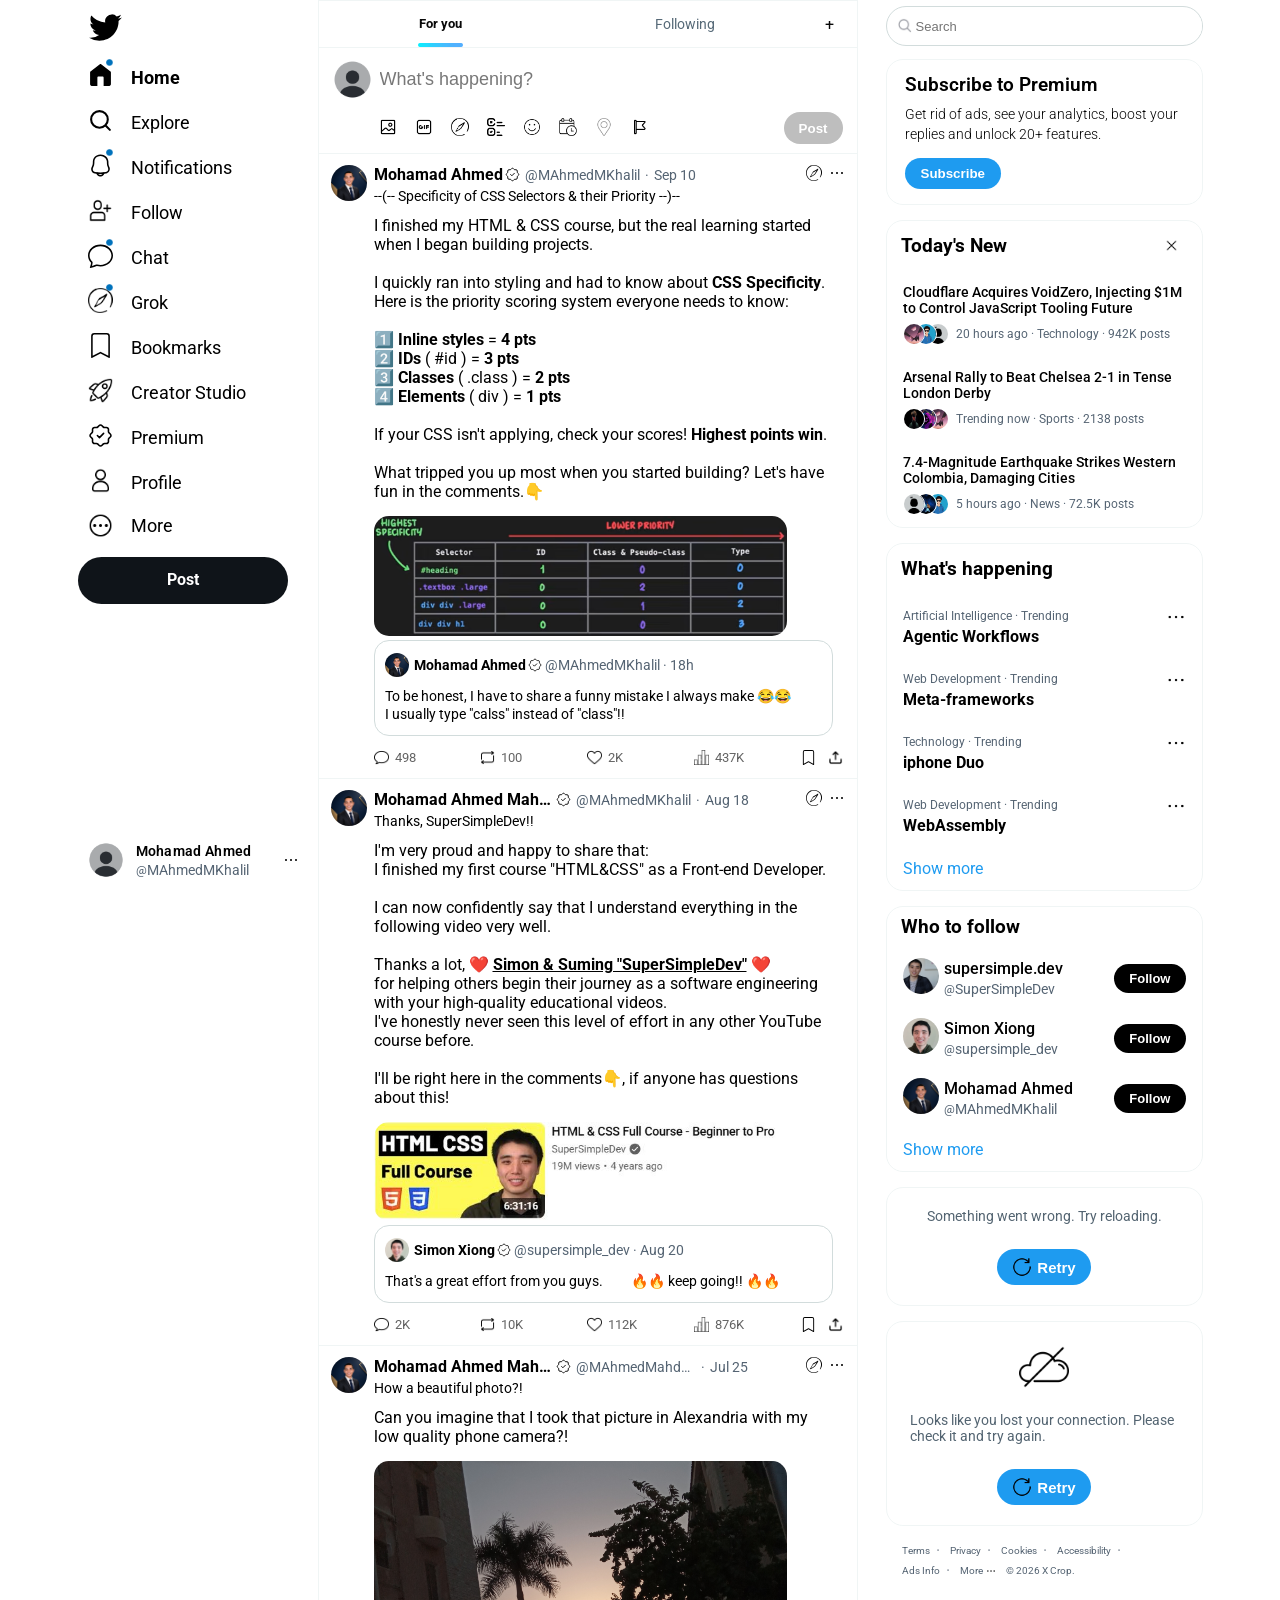
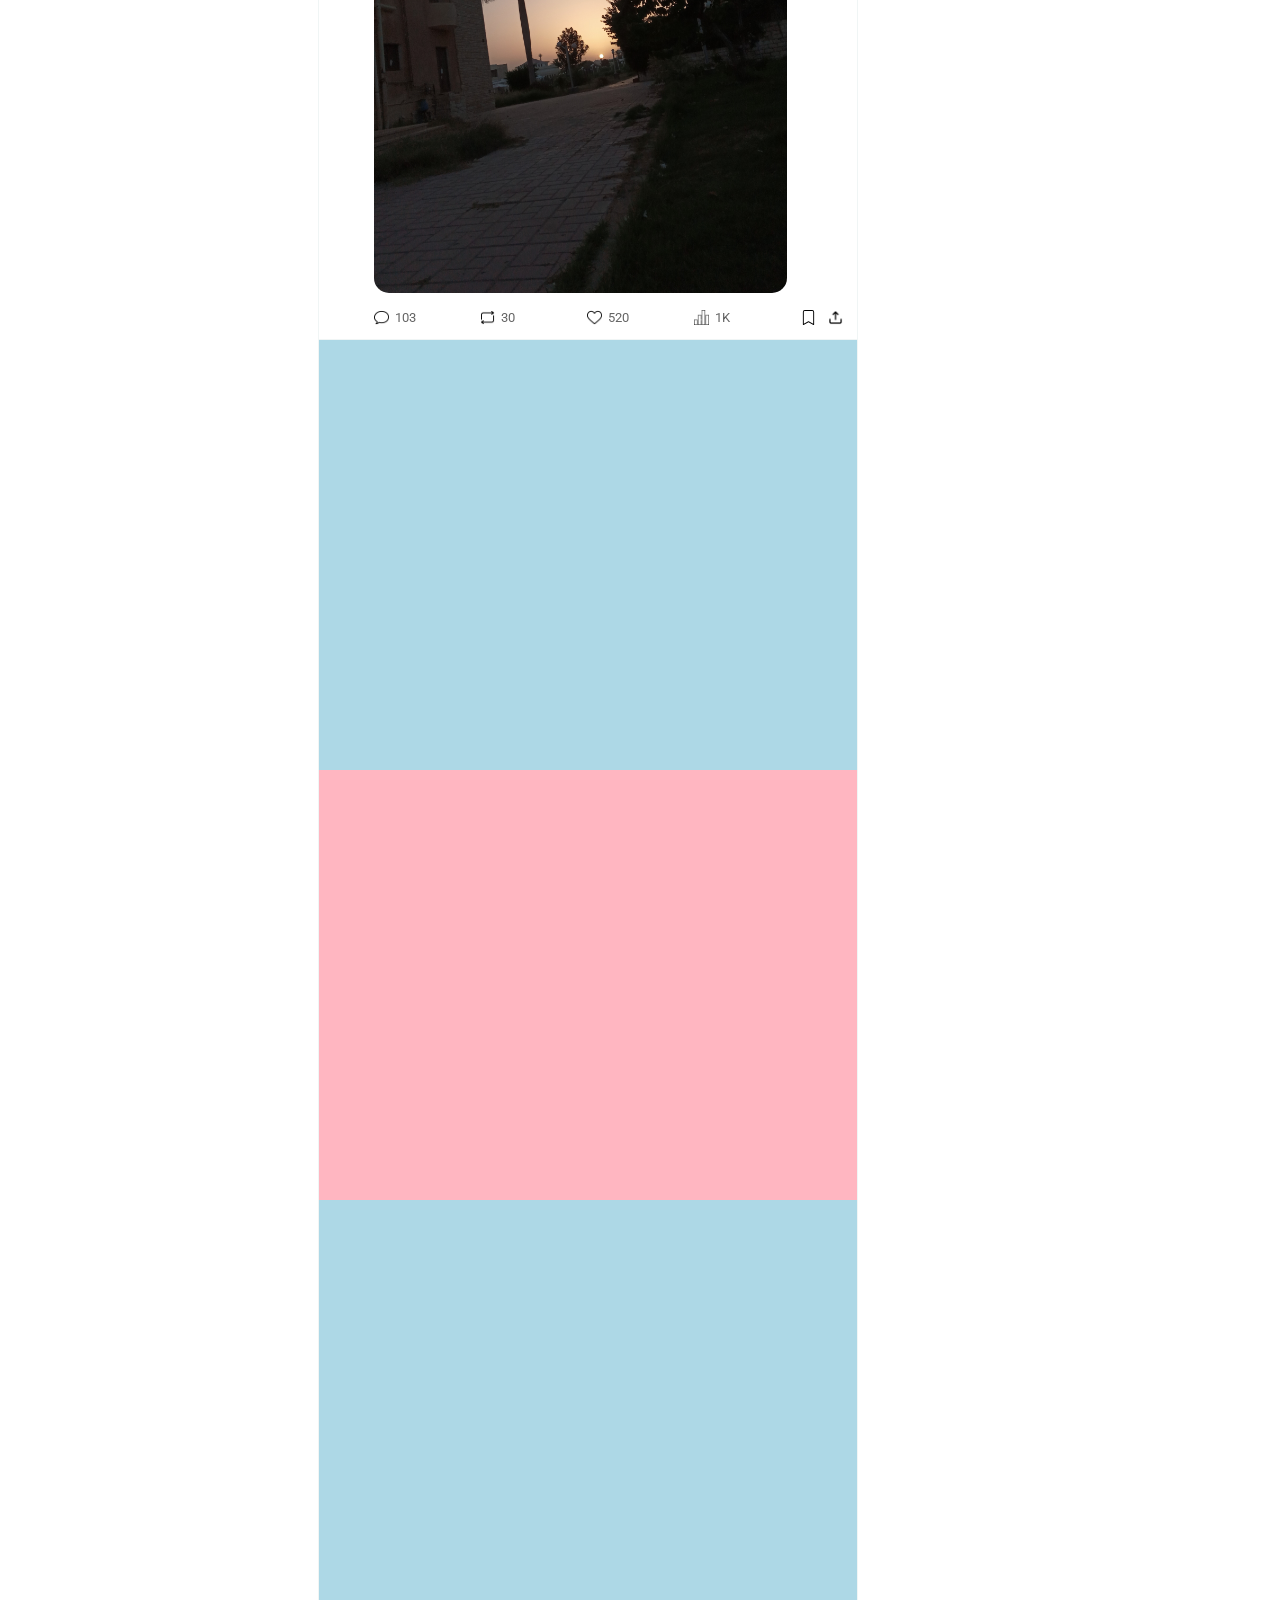
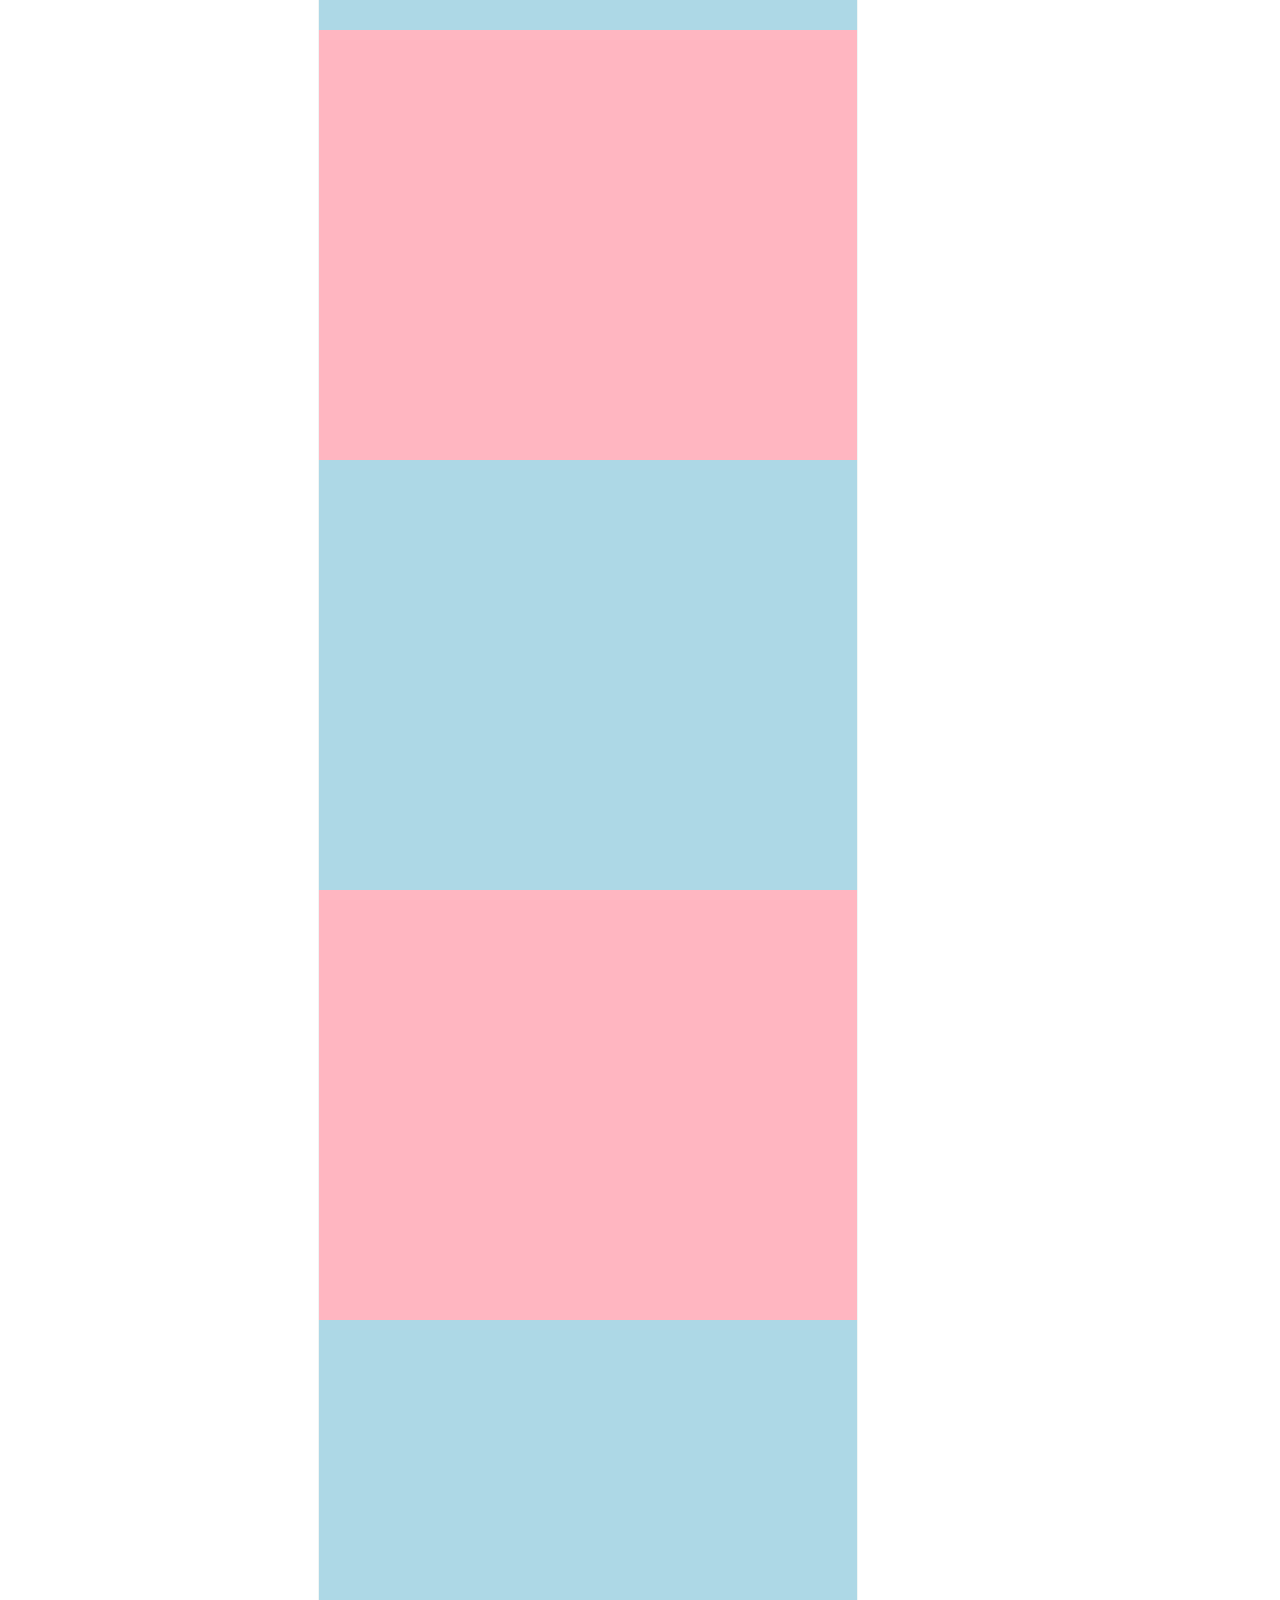
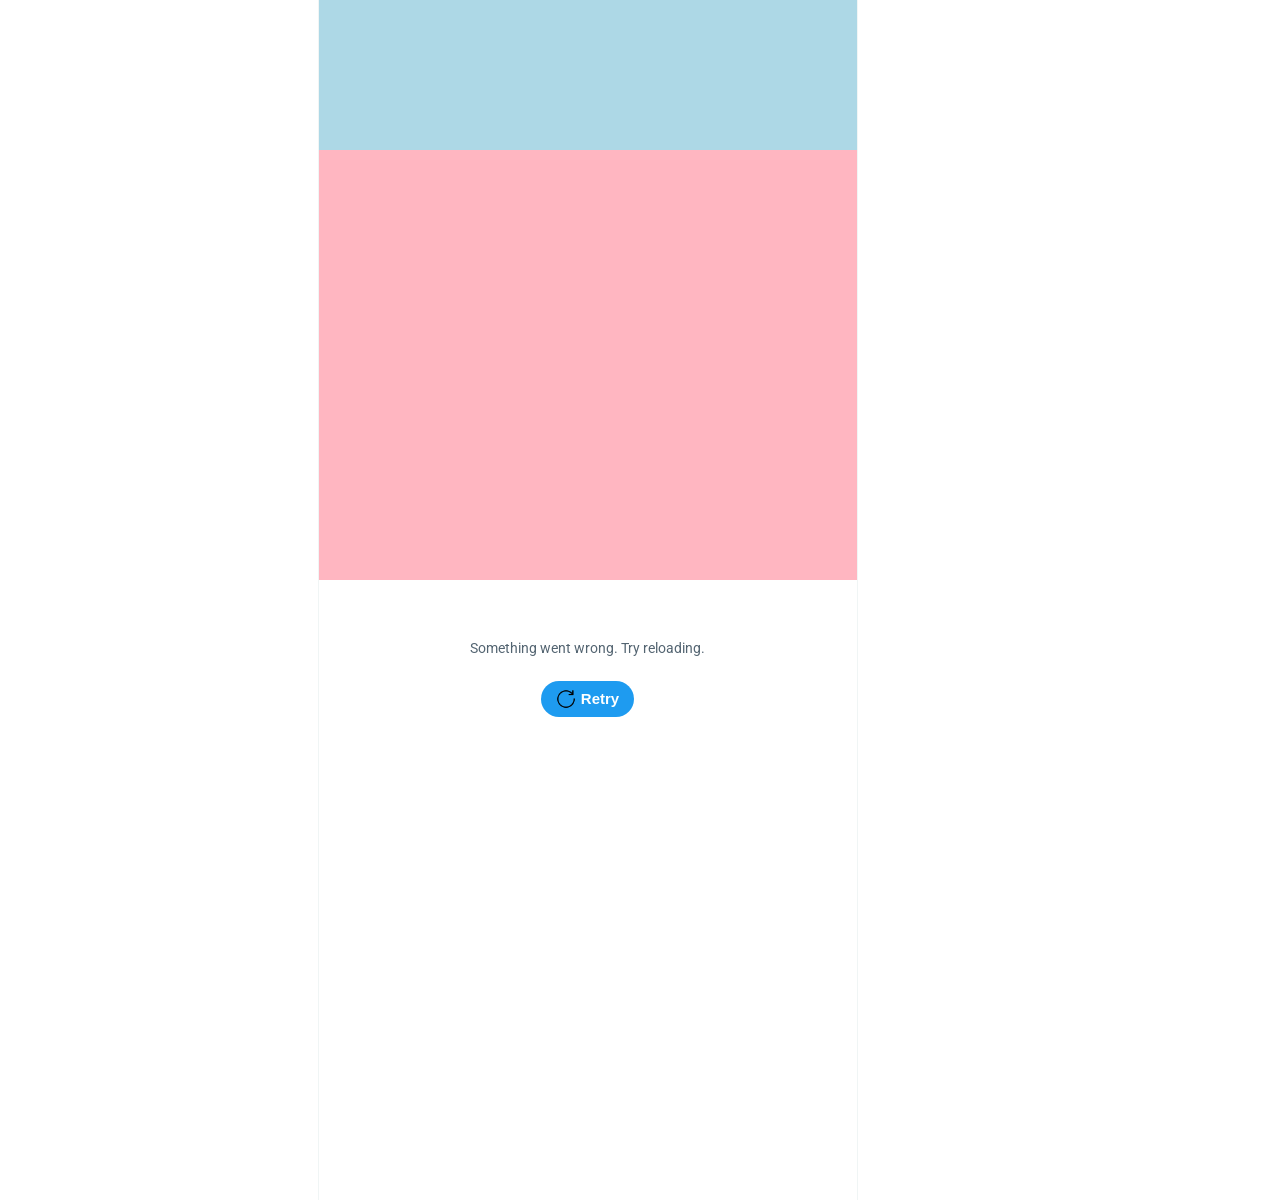
<file: index.html>
<!DOCTYPE html>
<!--       /* New Properties */     ::>   header . links . links . a
    1- display: contents;
                       /* The elements inside the anchor element are normal now. */

    2- color: inherit;
                       /* tells it to take the exact same text color as its parent container. */
-->
<!--       /* New Property */     ::>   header . profile . user-name
       letter-spacing: 0.3px;
                       /* The space between the letter. its default value is 0px. */
-->
<!--       /* New Property */     ::>   header . logo-section . logo-hover-div
       width: fit-content;
                       /* makes an element only as wide as the items inside it */
-->
<!--       /* New Property */     ::>   header . header-profile-section . header-profile-more-options
       visibility: hidden;    visibility: visible;
                       /* the browser acts like it doesn't exist at all */
                       /* the difference between it and opacity-pointerEvents is tab from keyboard when it has a button & ... */
-->
<!--       /* New Property */     ::>   main . user-post . user-post-content . input
       outline: none;
                       /* no outer when click to enter text in an input */
-->
<!--       /* New Property */     ::>   body
       overflow-x: hidden;
                       /* The body is NOT able to scroll horizontally anymore. */
-->
<!--       /* New Property */     ::>   aside . content-container . content-container-relation . additional-resources
       display: inline-flex;
                       /* it equals = display: inline+flex; */
-->
<!--
           /* New Selector */     ::>   main . user-post-content . img . div

       /* General Sibling Combinator                       ' ~ '
                 selects all matching elements
                   that come after a specific element inside the same parent */
       /* Adjacent Sibling Combinator                      ' + '
                 selects only the very next element
                   if it matches, right after the specific element inside the same parent. */
-->
<!--
           /* pseudo-class (focus) (focus-within) */

       /*
          When I click to enter an input means that the user focus here, so I can do:
                1-    .user-post-content input:focus       '  the  input itself  '
                2-    .user-post:focus-within              '    the container    '
       */
-->

<html>
<head>
  <title>X / Twitter.com  Clone</title>

  <link rel="stylesheet" href="styles/Twitter(X)_Project-^general^-.css" />
  <link rel="stylesheet" href="styles/Twitter(X)_Project-^header^-.css" />
  <link rel="stylesheet" href="styles/Twitter(X)_Project-^main^-.css" />
  <link rel="stylesheet" href="styles/Twitter(X)_Project-^sidebar^-.css" />
  <link rel="stylesheet" href="styles/Twitter(X)_Project-^mediaquery^-.css" />

  <link rel="preconnect" href="https://fonts.googleapis.com">
  <link rel="preconnect" href="https://fonts.gstatic.com" crossorigin>
  <link href="https://fonts.googleapis.com/css2?family=Roboto:ital,wght@0,100..900;1,100..900&display=swap" rel="stylesheet">
</head>
<body>

  <header>
    <div class="header">
      <section class="header-links-section">
        <div class="logo-section">
          <div class="logo-hover-div">
            <a href="https://x.com/home" target="_blank">
              <img class="logo-image" src="icons/twitter-logo.svg" alt="Twitter logo" />
            </a>
          </div>
        </div>

        <div class="links-section">
          <div class="link-container">
            <a href="https://x.com/home" target="_blank">
              <div class="link-container-anchor-div">
                <div class="link-container-hover-div">
                  <div class="link-img-div">
                    <img class="header-tooltips" style="opacity: 1;" src="icons/blue-middle-point.png" />
                    <img  class="header-icons" src="icons/home.svg" alt="home icon" />
                  </div>
                  <div class="link-text-div" style="font-weight: bold;">Home</div>
                </div>
              </div>
            </a>
          </div>
          <div class="link-container">
            <a href="https://x.com/explore" target="_blank">
              <div class="link-container-anchor-div">
                <div class="link-container-hover-div">
                  <div class="link-img-div">
                    <img class="header-tooltips" style="opacity: 0;" src="icons/blue-middle-point.png" />
                    <img class="header-icons" src="icons/search.svg" alt="search icon" />
                  </div>
                  <div class="link-text-div">Explore</div>
                </div>
              </div>
            </a>
          </div>
          <div class="link-container">
            <a href="https://x.com/notifications" target="_blank">
              <div class="link-container-anchor-div">
                <div class="link-container-hover-div">
                  <div class="link-img-div">
                    <img class="header-tooltips" style="opacity: 1;" src="icons/blue-middle-point.png" />
                    <img class="header-icons" src="icons/notification-bell.svg" alt="notification icon" />
                  </div>
                  <div class="link-text-div">Notifications</div>
                </div>
              </div>
            </a>
          </div>
          <div class="link-container">
            <a href="https://x.com/i/connect_people" target="_blank">
              <div class="link-container-anchor-div">
                <div class="link-container-hover-div">
                  <div class="link-img-div">
                    <img class="header-tooltips" style="opacity: 0;" src="icons/blue-middle-point.png" />
                    <img class="header-icons" src="icons/add-user.png" alt="user icon" />
                  </div>
                  <div class="link-text-div">Follow</div>
                </div>
              </div>
            </a>
          </div>
          <div class="link-container">
            <a href="https://x.com/i/chat" target="_blank">
              <div class="link-container-anchor-div">
                <div class="link-container-hover-div">
                  <div class="link-img-div">
                    <img class="header-tooltips" style="opacity: 1;" src="icons/blue-middle-point.png" />
                    <img class="header-icons" src="icons/chat.svg" alt="chat icon" />
                  </div>
                  <div class="link-text-div">Chat</div>
                </div>
              </div>
            </a>
          </div>
          <div class="link-container">
            <a href="https://x.com/i/grok" target="_blank">
              <div class="link-container-anchor-div">
                <div class="link-container-hover-div">
                  <div class="link-img-div">
                    <img class="header-tooltips" style="opacity: 1;" src="icons/blue-middle-point.png" />
                    <img class="header-icons" src="icons/web-browser.png" alt="grok icon" />
                  </div>
                  <div class="link-text-div">Grok</div>
                </div>
              </div>
            </a>
          </div>
          <div class="link-container" id="hidden-3">
            <a href="https://x.com/i/bookmarks" target="_blank">
              <div class="link-container-anchor-div">
                <div class="link-container-hover-div">
                  <div class="link-img-div">
                    <img class="header-tooltips" style="opacity: 0;" />
                    <img class="header-icons" src="icons/bookmark.svg" alt="bookmark icon" />
                  </div>
                  <div class="link-text-div">Bookmarks</div>
                </div>
              </div>
            </a>
          </div>
          <div class="link-container" id="hidden-1">
            <a href="https://x.com/i/jf/creators/studio" target="_blank">
              <div class="link-container-anchor-div">
                <div class="link-container-hover-div">
                  <div class="link-img-div">
                    <img class="header-tooltips" style="opacity: 0;" src="icons/blue-middle-point.png" />
                    <img src="icons/rocket.png" class="header-icons" alt="rocket icon" />
                  </div>
                  <div class="link-text-div">Creator Studio</div>
                </div>
              </div>
            </a>
          </div>
          <div class="link-container" id="hidden-2">
            <a href="https://x.com/i/premium_sign_up" target="_blank">
              <div class="link-container-anchor-div">
                <div class="link-container-hover-div">
                  <div class="link-img-div">
                    <img class="header-tooltips" style="opacity: 0;" src="icons/blue-middle-point.png" />
                    <img class="header-icons" src="icons/verified-badge.svg" alt="premium icon" />
                  </div>
                  <div class="link-text-div">Premium</div>
                </div>
              </div>
            </a>
          </div>
          <div class="link-container">
            <a href="https://x.com/i/MAhmedMKhalil" target="_blank">
              <div class="link-container-anchor-div">
                <div class="link-container-hover-div">
                  <div class="link-img-div">
                    <img class="header-tooltips" style="opacity: 0;" src="icons/blue-middle-point.png" />
                    <img class="header-icons" src="icons/account.png" alt="account icon" />
                  </div>
                  <div class="link-text-div">Profile</div>
                </div>
              </div>
            </a>
          </div>
          <div class="link-container">
            <div class="link-container-button-div">
              <div class="link-container-hover-div">
                <img class="header-icons" src="icons/view-more-with-a-circle.png" alt="circle with a view more icon" />
                <div class="link-text-div">More</div>
                <div class="header-more-options">
                  <div><img src="icons/list.png" alt="list icon" />Lists</div>
                  <div><img src="icons/community.png" alt="people icon" />Communities</div>
                  <div><img src="icons/flash.png" alt="flash icon" />Business</div>
                  <div><img src="icons/ads.png" alt="ads icon" />Ads</div>
                  <div><img src="icons/microphone.png" alt="mic icon" />Create your Space</div>
                  <div><img src="icons/settings.png" alt="settings icon" />Settings and privacy</div>
                </div>
              </div>
            </div>
          </div>
        </div>

        <div class="post-section">
          <a href="https://x.com/compose/post" target="_blank">
            <div>Post</div>
            <img src="icons/editing.png" alt="hidden post picture (width >= 1152px)" />
          </a>
        </div>
      </section>

      <section class="header-profile-section">
        <img class="profile-image" src="icons/profile.png" alt="user with a gray background" />
        <div class="user-info">
          <div class="user-name">Mohamad Ahmed</div>
          <div class="user-handle"><span style="font-size: 12px;">&#64;</span>MAhmedMKhalil</div>
        </div>
        <img class="profile-more-options" src="icons/view-more.png" alt="view more icon" />
        <div class="header-profile-more-options">
          <div>Add an existing account</div>
          <div>Log out &#64;MAhmedMKhalil</div>
        </div>
      </section>
    </div>
  </header>

  <main>
    <section class="posts-topics">
      <div class="topic-options">
        <div class="recent-topic">
          <div>For you</div>
          <img src="icons/blue-line.png" alt="amazing blue line" />
        </div>
        <div class="another-topic">Following</div>
      </div>
      <div class="add-topic">
        <div>+</div>
      </div>
    </section>

    <section class="user-post">
      <div class="user-post-content">
        <img src="icons/profile.png" alt="user with a gray bakground" />
        <div></div>
        <input type="text" placeholder="What's happening?" />
      </div>
      <div class="user-post-edit">
        <div class="user-edit-options">
          <section><img src="icons/image.png" alt="image icon" /><div class="black-ground-div">Media</div></section>
          <section><img src="icons/gif.png" alt="gif icon" /><div class="black-ground-div">GIF</div></section>
          <section><img src="icons/web-browser.png" alt="web icon" /><div class="black-ground-div">Generate image</div></section>
          <section><img src="icons/poll.png" alt="poll icon" /><div class="black-ground-div">Poll</div></section>
          <section><img src="icons/smile.png" alt="smile icon" /><div class="black-ground-div">Emoji</div></section>
          <section><img src="icons/event.png" alt="event schedule icon" /><div class="black-ground-div">schedule</div></section>
          <img class="special-edit-option" src="icons/pin.png" alt="pin or location icon" />
          <section><img src="icons/flags.png" alt="flag icon" /><div class="black-ground-div">Content disclosure</div></section>
        </div>
        <button class="user-post-button">Post</button>
      </div>
    </section>

    <section class="posts">
      <div class="post-container">
        <div class="post-header">
          <div class="post-header-right-section">
            <img class="post-header-profile-pic" src="images/M.Khalil-Image.png" alt="a profile photo" />
            <div class="change-color-pic-div"></div>

            <div class="tooltip-user">
              <div class="tooltip-user-picture-follow" style="justify-content: start;">
                <img src="images/M.Khalil-Image.png" alt="a profile photo" />
                <div>
                  <div class="tooltip-user-name">Mohamad Ahmed</div>
                  <div class="tooltip-user-handle">&#64;MAhmedMKhalil</div>
                </div>
              </div>
              <div class="tooltip-user-discription">Computer Science Student at Helwan National University</div>
              <div class="tooltip-user-follow">
                <div><span>141</span> Following</div>
                <div><span>325</span> Followers</div>
              </div>
              <div class="tooltip-user-summary">
                <img src="icons/web-browser.png" alt="web icon" />
                Profile Summary
              </div>
            </div>
          </div>

          <div class="post-header-middle-section">
            <div class="post-informations">
              <div style="position: relative;">
                <span class="post-header-user-name">Mohamad Ahmed</span>
                <div class="tooltip-user">
                  <div class="tooltip-user-picture-follow" style="justify-content: start;">
                    <img src="images/M.Khalil-Image.png" alt="a profile photo" />
                    <div>
                      <div class="tooltip-user-name">Mohamad Ahmed</div>
                      <div class="tooltip-user-handle">&#64;MAhmedMKhalil</div>
                    </div>
                  </div>
                  <div class="tooltip-user-discription">Computer Science Student at Helwan National University</div>
                  <div class="tooltip-user-follow">
                    <div><span>141</span> Following</div>
                    <div><span>325</span> Followers</div>
                  </div>
                  <div class="tooltip-user-summary">
                    <img src="icons/web-browser.png" alt="web icon" />
                    Profile Summary
                  </div>
                </div>
              </div>
              <img class="post-header-user-premium-icon" src="icons/verified-badge.svg" alt="premium user" />
              <div class="post-header-user-handle">
                <span class="post-header-user-info-handle">&#64;MAhmedMKhalil</span>
                <div class="tooltip-user">
                  <div class="tooltip-user-picture-follow" style="justify-content: start;">
                    <img src="images/M.Khalil-Image.png" alt="a profile photo" />
                    <div>
                      <div class="tooltip-user-name">Mohamad Ahmed</div>
                      <div class="tooltip-user-handle">&#64;MAhmedMKhalil</div>
                    </div>
                  </div>
                  <div class="tooltip-user-discription">Computer Science Student at Helwan National University</div>
                  <div class="tooltip-user-follow">
                    <div><span>141</span> Following</div>
                    <div><span>325</span> Followers</div>
                  </div>
                  <div class="tooltip-user-summary">
                    <img src="icons/web-browser.png" alt="web icon" />
                    Profile Summary
                  </div>
                </div>
              </div>
              <div class="post-header-user-info-date" style="margin: 0px 5px;">&#183;</div>
              <div class="post-header-user-post-date">
                <span class="post-header-user-info-date">Sep 10</span>
                <div class="black-ground-div">8:34 AM &#183; Sep 10, 2026</div>
              </div>
            </div>
            <div class="post-title">--(-- Specificity of CSS Selectors & their Priority --)--</div>
          </div>

          <div class="post-header-left-section">
            <div class="post-common-hover-div">
              <div></div>
              <img src="icons/web-browser.png" alt="web icon" />
            </div>
            <div class="post-common-hover-div">
              <div></div>
              <img src="icons/view-more.png" alt="view more icon" />
            </div>
          </div>
        </div>

        <div class="post-content">
          <p>
            I finished my HTML &#38; CSS course, but the real learning started when I began building projects.<br /><br />
            I quickly ran into styling and had to know about <strong>CSS Specificity</strong>. Here is the priority scoring system everyone needs to know:<br /><br />
            &#49;&#65039;&#8419; <strong>Inline styles</strong> = <strong>4 pts</strong><br />
            &#50;&#65039;&#8419; <strong>IDs</strong> ( &#35;id ) = <strong>3 pts</strong><br />
            &#51;&#65039;&#8419; <strong>Classes</strong> ( .class ) = <strong>2 pts</strong><br />
            &#52;&#65039;&#8419; <strong>Elements</strong> ( div ) = <strong>1 pts</strong><br /><br />
            If your CSS isn't applying, check your scores! <strong>Highest points win</strong>.<br /><br />
            What tripped you up most when you started building? Let's have fun in the comments.&#128071;
          </p>
          <img class="post-image" src="images/Specifity-Priority.PNG" alt="an image showing the Specifity-Priority explanation" />

          <div class="comment-container">
            <div class="comment-informations">
              <img class="comment-profile-picture" src="images/M.Khalil-Image.png" alt="a profile photo" />
              <div>
                <span class="comment-name">Mohamad Ahmed</span>
                <img class="comment-premium-user-icon" src="icons/verified-badge.svg" alt="premium user" />
                <span class="comment-handle">&#64;MAhmedMKhalil</span>
                <span class="comment-date">&#183; 18h</span>
              </div>
            </div>
            <p>
              To be honest, I have to share a funny mistake I always make &#128514;&#128514;<br />
              I usually type "calss" instead of "class"!!
            </p>
          </div>
        </div>

        <div class="post-reactions">
          <div class="post-reactions-left-section">
            <section>
              <div class="post-common-hover-div">
                <div></div>
                <img src="icons/speech-bubble.png" alt="comment icon" />
                498
              </div>
            </section>
            <section>
              <div class="post-common-hover-div" id="post-reaction-green">
                <div></div>
                <img src="icons/repost.png" alt="repost icon" />
                100
              </div>
            </section>
            <section>
              <div class="post-common-hover-div" id="post-reaction-red">
                <div></div>
                <img src="icons/heart.png" alt="heart icon" />
                2K
              </div>
            </section>
            <section>
              <div class="post-common-hover-div">
                <div></div>
                <img src="icons/bar-chart.png" alt="bar-chart icon" />
                437K
              </div>
            </section>
          </div>
          <div class="post-reactions-right-section">
            <div class="post-common-hover-div">
              <div></div>
              <img src="icons/bookmark.svg" alt="bookmark icon" />
            </div>
            <div class="post-common-hover-div">
              <div></div>
              <img src="icons/share.png" alt="sharing icon" />
            </div>
          </div>
        </div>
      </div>

      <div class="post-container">
        <div class="post-header">
          <div class="post-header-right-section">
            <img class="post-header-profile-pic" src="images/M.Khalil-Image.png" alt="a profile photo" />
            <div class="change-color-pic-div"></div>
            <div class="tooltip-user">
              <div class="tooltip-user-picture-follow">
                <img src="images/M.Khalil-Image.png" alt="a profile photo" />
                <div class="following">Following</div>
              </div>
              <div class="tooltip-user-name">Mohamad Ahmed</div>
              <div class="tooltip-user-handle">&#64;MAhmedMKhalil</div>
              <div class="tooltip-user-discription">Computer Science Student at Helwan National University</div>
              <div class="tooltip-user-follow">
                <div><span>141</span> Following</div>
                <div><span>325</span> Followers</div>
              </div>
              <div class="tooltip-user-summary">
                <img src="icons/web-browser.png" alt="web icon" />
                Profile Summary
              </div>
            </div>
          </div>
          <div class="post-header-middle-section">
            <div class="post-informations">
              <div style="position: relative;">
                <span class="post-header-user-name">Mohamad Ahmed Mahmoud</span>
                <div class="tooltip-user">
                  <div class="tooltip-user-picture-follow">
                    <img src="images/M.Khalil-Image.png" alt="a profile photo" />
                    <div class="following">Following</div>
                  </div>
                  <div class="tooltip-user-name">Mohamad Ahmed</div>
                  <div class="tooltip-user-handle">&#64;MAhmedMKhalil</div>
                  <div class="tooltip-user-discription">Computer Science Student at Helwan National University</div>
                  <div class="tooltip-user-follow">
                    <div><span>141</span> Following</div>
                    <div><span>325</span> Followers</div>
                  </div>
                  <div class="tooltip-user-summary">
                    <img src="icons/web-browser.png" alt="web icon" />
                    Profile Summary
                  </div>
                </div>
              </div>
              <img class="post-header-user-premium-icon" src="icons/verified-badge.svg" alt="premium user" />
              <div class="post-header-user-handle">
                <span class="post-header-user-info-handle">&#64;MAhmedMKhalil</span>
                <div class="tooltip-user">
                  <div class="tooltip-user-picture-follow">
                    <img src="images/M.Khalil-Image.png" alt="a profile photo" />
                    <div class="following">Following</div>
                  </div>
                  <div class="tooltip-user-name">Mohamad Ahmed</div>
                  <div class="tooltip-user-handle">&#64;MAhmedMKhalil</div>
                  <div class="tooltip-user-discription">Computer Science Student at Helwan National University</div>
                  <div class="tooltip-user-follow">
                    <div><span>141</span> Following</div>
                    <div><span>325</span> Followers</div>
                  </div>
                  <div class="tooltip-user-summary">
                    <img src="icons/web-browser.png" alt="web icon" />
                    Profile Summary
                  </div>
                </div>
              </div>
              <div class="post-header-user-info-date" style="margin: 0px 5px;">&#183;</div>
              <div class="post-header-user-post-date">
                <span class="post-header-user-info-date">Aug 18</span>
                <div class="black-ground-div">3:21 PM &#183; Aug 18, 2026</div>
              </div>
            </div>
            <div class="post-title">Thanks, SuperSimpleDev!!</div>
          </div>
          <div class="post-header-left-section">
            <div class="post-common-hover-div">
              <div></div>
              <img src="icons/web-browser.png" alt="web icon" />
            </div>
            <div class="post-common-hover-div">
              <div></div>
              <img src="icons/view-more.png" alt="view more icon" />
            </div>
          </div>
        </div>

        <div class="post-content">
          <p>
            I'm very proud and happy to share that:<br />
            I finished my first course "HTML&CSS" as a Front-end Developer.<br /><br />
            I can now confidently say that I understand everything in the following video very well.<br /><br />
            Thanks a lot, &#10084;&#65039; <u><strong>Simon & Suming "SuperSimpleDev"</strong></u> &#10084;&#65039;<br />
            for helping others begin their journey as a software engineering with your high-quality educational videos.<br />
            I've honestly never seen this level of effort in any other YouTube course before.<br /><br />
            I'll be right here in the comments&#128071;, if anyone has questions about this!
          </p>
          <img class="post-image" src="images/HTML&CSS-video-preview.jpg" />

          <div class="comment-container">
            <div class="comment-informations">
              <img class="comment-profile-picture" src="images/SimonXiong-Image.jpg" alt="a profile photo" />
              <div>
                <span class="comment-name">Simon Xiong</span>
                <img class="comment-premium-user-icon" src="icons/verified-badge.svg" alt="premium user" />
                <span class="comment-handle">&#64;supersimple_dev</span>
                <span class="comment-date">&#183; Aug 20</span>
              </div>
            </div>
            <p>
              That's a great effort from you guys.&#8195;&#8195;&#128293;&#128293; keep going!! &#128293;&#128293;
            </p>
          </div>
        </div>

        <div class="post-reactions">
          <div class="post-reactions-left-section">
            <section>
              <div class="post-common-hover-div">
                <div></div>
                <img src="icons/speech-bubble.png" alt="comment icon" />
                2K
              </div>
            </section>
            <section>
              <div class="post-common-hover-div" id="post-reaction-green">
                <div></div>
                <img src="icons/repost.png" alt="repost icon" />
                10K
              </div>
            </section>
            <section>
              <div class="post-common-hover-div" id="post-reaction-red">
                <div></div>
                <img src="icons/heart.png" alt="heart icon" />
                112K
              </div>
            </section>
            <section>
              <div class="post-common-hover-div">
                <div></div>
                <img src="icons/bar-chart.png" alt="bar-chart icon" />
                876K
              </div>
            </section>
          </div>
          <div class="post-reactions-right-section">
            <div class="post-common-hover-div">
              <div></div>
              <img src="icons/bookmark.svg" alt="bookmark icon" />
            </div>
            <div class="post-common-hover-div">
              <div></div>
              <img src="icons/share.png" alt="share icon" />
            </div>
          </div>
        </div>
      </div>

      <div class="post-container">
        <div class="post-header">
          <div class="post-header-right-section">
            <img class="post-header-profile-pic" src="images/M.Khalil-Image.png" alt="a profile photo" />
            <div class="change-color-pic-div"></div>
            <div class="tooltip-user">
              <div class="tooltip-user-picture-follow">
                <img src="images/M.Khalil-Image.png" alt="a profile photo" />
                <div class="follow">Follow</div>
              </div>
              <div class="tooltip-user-name">Mohamad Ahmed</div>
              <div class="tooltip-user-handle">&#64;MAhmedMKhalil</div>
              <div class="tooltip-user-discription">Computer Science Student at Helwan National University</div>
              <div class="tooltip-user-follow">
                <div><span>141</span> Following</div>
                <div><span>325</span> Followers</div>
              </div>
              <div class="tooltip-user-summary">
                <img src="icons/web-browser.png" alt="web icon" />
                Profile Summary
              </div>
            </div>
          </div>
          <div class="post-header-middle-section">
            <div class="post-informations">
              <div style="position: relative;">
                <span class="post-header-user-name">Mohamad Ahmed Mahmoud</span>
                <div class="tooltip-user">
                  <div class="tooltip-user-picture-follow">
                    <img src="images/M.Khalil-Image.png" alt="a profile photo" />
                    <div class="follow">Follow</div>
                  </div>
                  <div class="tooltip-user-name">Mohamad Ahmed</div>
                  <div class="tooltip-user-handle">&#64;MAhmedMKhalil</div>
                  <div class="tooltip-user-discription">Computer Science Student at Helwan National University</div>
                  <div class="tooltip-user-follow">
                    <div><span>141</span> Following</div>
                    <div><span>325</span> Followers</div>
                  </div>
                  <div class="tooltip-user-summary">
                    <img src="icons/web-browser.png" alt="web icon" />
                    Profile Summary
                  </div>
                </div>
              </div>
              <img class="post-header-user-premium-icon" src="icons/verified-badge.svg" alt="premium icon" />
              <div class="post-header-user-handle">
                <span class="post-header-user-info-handle">&#64;MAhmedMahdKhalil</span>
                <div class="tooltip-user">
                  <div class="tooltip-user-picture-follow">
                    <img src="images/M.Khalil-Image.png" alt="a profile photo" />
                    <div class="follow">Follow</div>
                  </div>
                  <div class="tooltip-user-name">Mohamad Ahmed</div>
                  <div class="tooltip-user-handle">&#64;MAhmedMKhalil</div>
                  <div class="tooltip-user-discription">Computer Science Student at Helwan National University</div>
                  <div class="tooltip-user-follow">
                    <div><span>141</span> Following</div>
                    <div><span>325</span> Followers</div>
                  </div>
                  <div class="tooltip-user-summary">
                    <img src="icons/web-browser.png" alt="web icon" />
                    Profile Summary
                  </div>
                </div>
              </div>
              <div class="post-header-user-info-date" style="margin: 0px 5px;">&#183;</div>
              <div class="post-header-user-post-date">
                <span class="post-header-user-info-date">Jul 25</span>
                <div class="black-ground-div">9:26 PM &#183; Jul 25, 2025</div>
              </div>
            </div>
            <div class="post-title">How a beautiful photo?!</div>
          </div>
          <div class="post-header-left-section">
            <div class="post-common-hover-div">
              <div></div>
              <img src="icons/web-browser.png" alt="web icon" />
            </div>
            <div class="post-common-hover-div">
              <div></div>
              <img src="icons/view-more.png" alt="view more icon" />
            </div>
          </div>
        </div>

        <div class="post-content">
          <p>Can you imagine that I took that picture in Alexandria with my low quality phone camera?!</p>
          <img class="post-image" src="images/Alex_Image.jpg" />
        </div>

        <div class="post-reactions">
          <div class="post-reactions-left-section">
            <section>
              <div class="post-common-hover-div">
                <div></div>
                <img src="icons/speech-bubble.png" alt="comment icon" />
                103
              </div>
            </section>
            <section>
              <div class="post-common-hover-div" id="post-reaction-green">
                <div></div>
                <img src="icons/repost.png" alt="repost icon" />
                30
              </div>
            </section>
            <section>
              <div class="post-common-hover-div" id="post-reaction-red">
                <div></div>
                <img src="icons/heart.png" alt="heart icon" />
                520
              </div>
            </section>
            <section>
              <div class="post-common-hover-div">
                <div></div>
                <img src="icons/bar-chart.png" alt="bar-chart icon" />
                1K
              </div>
            </section>
          </div>
          <div class="post-reactions-right-section">
            <div class="post-common-hover-div">
              <div></div>
              <img src="icons/bookmark.svg" alt="bookmark icon" />
            </div>
            <div class="post-common-hover-div">
              <div></div>
              <img src="icons/share.png"alt="share icon" />
            </div>
          </div>
        </div>
      </div>
    </section>




    <div style="background-color: lightblue; height: 430px;"></div>
    <div style="background-color: lightpink; height: 430px;"></div>
    <div style="background-color: lightblue; height: 430px;"></div>
    <div style="background-color: lightpink; height: 430px;"></div>
    <div style="background-color: lightblue; height: 430px;"></div>
    <div style="background-color: lightpink; height: 430px;"></div>
    <div style="background-color: lightblue; height: 430px;"></div>
    <div style="background-color: lightpink; height: 430px;"></div>

    <section class="wrong-section">
      <div>Something went wrong. Try reloading.</div>
      <button>
        <img src="icons/rotate.png" alt="reload icon" />
        Retry
      </button>
    </section>



  </main>

  <aside>
    <div class="content-container">
      <div class="content-container-relative">

        <div class="input-section">
          <div class="input-container">
            <img src="icons/search-gray-icon.png" alt="search icon" />
            <input type="text" placeholder="Search" />
          </div>
        </div>


        <section class="premium-x-section">
          <span>Subscribe to Premium</span>
          Get rid of ads, see your analytics, boost your replies and unlock 20+ features.
          <button>Subscribe</button>
        </section>


        <section class="todays-news-section">
          <div class="sidebar-section-header">
            <div>Today's New</div>
            <img src="icons/cross.png" alt="cross icon" />
          </div>

          <div class="news-section">
            <div class="news-title">Cloudflare Acquires VoidZero, Injecting $1M to Control JavaScript Tooling Future</div>
            <div class="news-info">
              <img src="images/profile-pic3.jfif" alt="a profile photo" />
              <img src="images/profile-pic6.jfif" id="overlapping-pic1" alt="a profile photo" />
              <img src="images/profile-pic1.jfif" id="overlapping-pic2" alt="a profile photo" />
              <div>20 hours ago &#183; Technology &#183; 942K posts</div>
            </div>
          </div>

          <div class="news-section">
            <div class="news-title">Arsenal Rally to Beat Chelsea 2-1 in Tense London Derby</div>
            <div class="news-info">
              <img src="images/profile-pic4.jfif" alt="a profile photo" />
              <img src="images/profile-pic2.jfif" id="overlapping-pic1" alt="a profile photo" />
              <img src="images/profile-pic3.jfif" id="overlapping-pic2" alt="a profile photo" />
              <div>Trending now &#183; Sports &#183; 2138 posts</div>
            </div>
          </div>

          <div class="news-section">
            <div class="news-title">7.4-Magnitude Earthquake Strikes Western Colombia, Damaging Cities</div>
            <div class="news-info">
              <img src="images/profile-pic1.jfif" alt="a profile photo" />
              <img src="images/profile-pic5.jfif" id="overlapping-pic1" alt="a profile photo" />
              <img src="images/profile-pic6.jfif" id="overlapping-pic2" alt="a profile photo" />
              <div>5 hours ago &#183; News &#183; 72.5K posts</div>
            </div>
          </div>
        </section>


        <section class="trends-section">
          <div class="sidebar-section-header">What's happening</div>

          <div class="trend-section">
            <div class="trend-info">
              <div>Artificial Intelligence &#183; Trending</div>
              <img src="icons/view-more.png" alt="view more icon" />
            </div>
            <div class="trend-title">Agentic Workflows</div>
          </div>

          <div class="trend-section">
            <div class="trend-info">
              <div>Web Development &#183; Trending</div>
              <img src="icons/view-more.png" alt="view more icon" />
            </div>
            <div class="trend-title">Meta-frameworks</div>
          </div>

          <div class="trend-section">
            <div class="trend-info">
              <div>Technology &#183; Trending</div>
              <img src="icons/view-more.png" alt="view more icon" />
            </div>
            <div class="trend-title">iphone Duo</div>
          </div>

          <div class="trend-section">
            <div class="trend-info">
              <div>Web Development &#183; Trending</div>
              <img src="icons/view-more.png" alt="view more icon" />
            </div>
            <div class="trend-title">WebAssembly</div>
          </div>

          <a href="https://x.com/explore/tabs/for-you" target="_blank">
            <div class="more-section trend-section">
              Show more
            </div>
          </a>
        </section>


        <section class="follow-section">
          <div class="sidebar-section-header">Who to follow</div>

          <div class="follow-user">
            <div style="position: relative">
              <img src="images/SuperSimpleDiv.jpg" alt="a profile photo" />
              <div class="change-color-pic-div"></div>
            </div>
            <div class="user-info">
              <div class="user-info-name">supersimple.dev</div>
              <div class="user-info-handle"><span style="font-size: 12px;">&#64;</span>SuperSimpleDev</div>
            </div>
            <button>Follow</button>
          </div>

          <div class="follow-user">
            <div style="position: relative">
              <img src="images/SimonXiong-Image.jpg" alt="a profile photo" />
              <div class="change-color-pic-div"></div>
            </div>
            <div class="user-info">
              <div class="user-info-name">Simon Xiong</div>
              <div class="user-info-handle"><span style="font-size: 12px;">&#64;</span>supersimple_dev</div>
            </div>
            <button>Follow</button>
          </div>

          <div class="follow-user">
            <div style="position: relative">
              <img src="images/M.Khalil-Image.png" alt="a profile photo" />
              <div class="change-color-pic-div"></div>
            </div>
            <div class="user-info">
              <div class="user-info-name">Mohamad Ahmed</div>
              <div class="user-info-handle"><span style="font-size: 12px;">&#64;</span>MAhmedMKhalil</div>
            </div>
            <button>Follow</button>
          </div>



          <a href="https://x.com/i/connect_people/" target="_blank">
            <div class="more-section trend-section">
              Show more
            </div>
          </a>
        </section>

        <section class="wrong-section">
          <div>Something went wrong. Try reloading.</div>
          <button>
            <img src="icons/rotate.png" alt="reload icon" />
            Retry
          </button>
        </section>

        <section class="wrong-section">
          <img src="icons/offline.png" alt="offline cloud icon" />
          <div>Looks like you lost your connection. Please check it and try again.</div>
          <button>
            <img src="icons/rotate.png" alt="reload icon" />
            Retry
          </button>
        </section>


        <footer class="additional-resources">
          <div><a href="https://x.com/tos" target="_blank">Terms</a><span>&#183;</span></div>
          <div><a href="https://x.com/privacy" target="_blank">Privacy</a><span>&#183;</span></div>
          <div><a href="https://support.x.com/articles/20170514" target="_blank">Cookies</a><span>&#183;</span></div>
          <div><a href="https://help.x.com/resources/accessibility" target="_blank">Accessibility</a><span>&#183;</span></div>
          
          <br />

          <div><a href="https://business.x.com/help/troubleshooting/how-twitter-ads-work.html?ref=web-twc-ao-gbl-adsinfo&utm_source=twc&utm_medium=web&utm_campaign=ao&utm_content=adsinfo" target="_blank">Ads Info</a><span>&#183;</span></div>

          <div class="special-div">More<img src="icons/view-more.png" alt="view more icon" /></div>
          <nav class="popup-special-div">
            <div>About</div>
            <div>Get App</div>
            <div>Developers</div>
          </nav>
          &#169; 2026 X Crop.
        </footer>

      </div>
    </div>
  </aside>

</body>
</html>
</file>
<file: styles/Twitter(X)_Project-^general^-.css>
body {
    font-family: Roboto, Arial;
    height: 6000px;
    margin: 0px;
    overflow-x: hidden;

    display: grid;
    grid-template-columns: 240px 540px 345px;
    justify-content: center;
}


p {
    margin: 0px;
}

a {
    display: contents;
    text-decoration: none;
    color: inherit;
}


.wrong-section {
    background-color: white;
    font-size: 14px;
    padding: 60px 0px;
    display: flex;
    flex-direction: column;
    align-items: center;
}
    .wrong-section div {
        color: rgb(83, 100, 113);
        padding: 0px 23px;
        margin-bottom: 25px;
    }
    .wrong-section img {
        width: 50px;
        margin-bottom: 20px;
    }
    .wrong-section button {
        background-color: rgb(30, 155, 240);
        color: white;
        font-size: 15px;
        font-weight: bold;
        border: none;
        border-radius: 30px;
        padding: 8px 15px;
        display: flex;
        align-items: center;
    }
        .wrong-section button img {
            width: 20px;
            margin-right: 5px;
            margin-bottom: 0px;
        }
.content-container .content-container-relative .wrong-section {
    padding: 8px 0px;
}







.tooltip-user {
    background-color: white;
    width: 260px;
    border-radius: 10px;
    opacity: 0;
    padding: 10px;
    pointer-events: none;
    box-shadow: 0px 0px 10px rgba(0, 0, 0, 0.2);
    transition: all 0.5s ease-in-out 0.5s;

    display: flex;
    flex-direction: column;
    align-items: stretch;
    
    position: absolute;
    top: 120%;
    left: -50%;
    z-index: 100;
}
.tooltip-user-picture-follow {
    margin-bottom: 5px;

    display: flex;
    justify-content: space-between;
}
    .tooltip-user-picture-follow img {
        width: 60px;
        border-radius: 30px;
        margin-right: 20px;
    }
    .tooltip-user-picture-follow .follow {
        background-color: black;
        color: white;
        font-size: 13px;
        font-weight: bold;
        height: 16px;
        border: none;
        border-radius: 15px;
        padding: 7px 15px;
    }
    .tooltip-user-picture-follow .following {
        font-size: 15px;
        font-weight: 500;
        height: 20px;
        border: 1px solid rgb(210, 220, 220);
        border-radius: 20px;
        padding: 7px 15px;
    }
    .tooltip-user-picture-follow div {
        display: flex;
        flex-direction: column;
        align-items: stretch;
        justify-content: center;
    }
.tooltip-user-name {
    font-weight: bold;
}
.tooltip-user-handle {
    color: rgb(85, 100, 115);
    font-size: 14px;
}
.tooltip-user-discription {
    font-size: 15px;
    padding: 15px 0px;
}
.tooltip-user-follow {
    font-size: 13px;
    display: flex;
    align-items: center;
}
    .tooltip-user-follow div {
        color: rgb(85, 100, 115);
        margin-right: 20px;
    }
        .tooltip-user-follow div span {
            font-weight: bold;
            color: black;
        }
.tooltip-user-summary {
    font-size: 14px;
    font-weight: 500;
    border: 1px solid rgb(210, 220, 220);
    border-radius: 15px;
    padding: 5px 0px;
    margin-top: 15px;

    display: flex;
    align-items: center;
    justify-content: center;
}
    .tooltip-user-summary img {
        width: 15px;
        margin-right: 5px;
    }





.black-ground-div {
    background-color: black;
    color: white;
    font-size: 10px;
    border: none;
    border-radius: 15px;
    opacity: 0;
    padding: 4px 7px;
    white-space: nowrap;
    pointer-events: none;
    transition: all 0.3s;
    position: absolute;
    bottom: -22px;
}

.change-color-pic-div {
    background-color: rgba(0, 0, 0, 0.1);
    width: 36px;
    height: 36px;
    border-radius: 25px;
    opacity: 0;
    transition: opacity 0.15s;
    position: absolute;
    top: 0;
}
    .change-color-pic-div:hover {
        opacity: 1;
    }
</file>
<file: styles/Twitter(X)_Project-^header^-.css>
.header {
    padding: 2px 2px 10px 0px;
    cursor: pointer;

    display: flex;
    flex-direction: column;
    justify-content: space-between;

    position: fixed;
    top: 0;
    bottom: 0;
    z-index: 100;
}

.header-links-section,
.header-profile-section {
    padding-right: 8px;
}

.logo-section {
    font-size: 10px;
    height: 45px;
    padding-bottom: 8px;
}
.logo-hover-div {
    width: fit-content; /* New Property */
    /* makes an element only as wide as the items inside it */
    padding: 8px 10px 5px 10px;
}
    .logo-hover-div:hover {
        background-color: rgb(235, 235, 235);
        border-radius: 30px;
    }
.logo-image {
    width: 35px;
}


.links-section {
    margin-bottom: 7px;
}
.link-container {
    height: 45px;

    display: flex;

    position: relative;
}
.link-container-anchor-div {
    width: 100%;
}
.link-container-hover-div {
    width: fit-content;
    border-radius: 25px;
    padding: 8px 25px 8px 10px;
    transition: background-color 0.5s;

    display: flex;
    align-items: center;
}
    .link-container:hover .link-container-hover-div {
        background-color: rgb(235, 235, 235);
    }
.link-container a {
    display: contents; /* New Property */
    /* The elements inside the anchor element are normal now */
    text-decoration: none;
    color: inherit;
    /* tells it to take the exact same text color as its parent container. */
}
.link-img-div {
    position: relative;
}
.header-tooltips {
    width: 7px;
    position: absolute;
    top: -4px;
    right: 18px;
}
.header-icons {
    width: 25px;
    margin-right: 18px;
}
.link-text-div {
    font-size: 18px;
}


.post-section {
    background-color: rgb(15, 20, 25);
    color: white;
    font-weight: bold;
    width: 210px;
    padding-top: 13px;
    padding-bottom: 15px;
    border-radius: 25px;
    transition: all 0.3s;

    display: flex;
    justify-content: center;
    align-items: center;
}
    .post-section:hover {
        background-color: rgba(15, 20, 25, 0.9);
    }
    .post-section a {
        display: contents; /* New Property */
            /* The elements inside the anchor element are normal now */
        text-decoration: none;
        color: inherit;
            /* tells it to take the exact same text color as its parent container. */
    }
    .post-section img {
        width: 25px;
    }



.header-more-options {
    background-color: white;
    border-radius: 10px;
    opacity: 0;
    pointer-events: none;
    box-shadow: 0px 0px 10px rgba(0, 0, 0, 0.2);

    position: absolute;
    bottom: 0;
    left: 0;
    z-index: 200;
}
.link-container-button-div {
    width: 100%;
}
.link-container-button-div:active .header-more-options {
    opacity: 1;
}
.header-more-options div {
    font-size: 20px;
    font-weight: bold;
    width: 260px;
    height: 50px;
    padding-left: 15px;

    display: flex;
    align-items: center;
}
.header-more-options img {
    width: 20px;
    margin-right: 20px;
}




.header-profile-section {
    min-height: 60px;

    display: flex;
    align-items: center;

    position: relative;
}
.header-profile-section:hover {
    background-color: rgb(235, 235, 235);
    border-radius: 30px;
}
.profile-image {
    width: 40px;
    margin-right: 10px;
    margin-left: 8px;
}
.user-info {
    margin-right: 32px;
}
.user-name {
    font-size: 14px;
    font-weight: 600;
    margin-bottom: 3px;
    letter-spacing: 0.3px; /* New Property */
        /* The space between the letter. its default value is 0px. */
}
.user-handle {
    color: rgb(85, 100, 115);
    font-size: 14px;

    display: flex;
    align-items: center;
}
.profile-more-options {
    width: 16px;
}

.header-profile-more-options {
    background-color: white;
    border-radius: 15px;
    opacity: 0;
    pointer-events: none;
    padding-top: 10px;
    padding-bottom: 10px;
    box-shadow: 0px 0px 10px rgba(0, 0, 0, 0.15);

    position: absolute;
    top: -110px;
    left: -18px;
    z-index: 200;
}

.header-profile-section:active .header-profile-more-options {
    opacity: 1;
}

.header-profile-more-options div {
    font-size: 14px;
    font-weight: 500;
    width: 255px;
    height: 40px;
    padding-left: 15px;

    display: flex;
    align-items: center;
}
</file>
<file: styles/Twitter(X)_Project-^main^-.css>
main {
    background-color: white;
    height: 100%;
    min-width: 270px;
    cursor: pointer;
    border-right: 1px solid rgb(240, 245, 245);
    border-left: 1px solid rgb(240, 245, 245);

    position: relative;
}

main .posts-topics,
main .user-post,
main .posts {
    background-color: white;
    border-top: 1px solid rgb(240, 245, 245);
    border-bottom: 1px solid rgb(240, 245, 245);
    margin-bottom: -1px;
}





.posts-topics {
    background-color: rgb(255, 255, 255);
    height: 46px;
    opacity: 0.965;
    
    display: flex;
    flex-shrink: 0;

    position: sticky;
    top: 0;
    right: 0;
    left: 0;
    z-index: 200;
}
    .posts-topics div {
        height: 100%;
        white-space: nowrap;
    }

.topic-options {
    flex: 1;

    display: flex;
    flex-shrink: 0;
}
    .topic-options div {
        transition: all 0.3s;
        flex: 1;

        display: flex;
        justify-content: center;
        align-items: center;
        flex-shrink: 0;
    }
        .topic-options div:hover {
            background-color: rgb(235, 235, 235);
        }
.recent-topic {
    font-size: 13px;
    font-weight: bold;

    display: flex;
    flex-direction: column;
    justify-content: end;
}
    .recent-topic div {
        margin-top: 3px;
    }
    .recent-topic img {
        width: 45px;
    }

.another-topic {
    font-size: 14px;
    color: rgb(80, 100, 115);
}

.add-topic {
    width: 48px;
    margin-left: 2px;

    display: flex;
    align-items: center;
    flex-shrink: 0;
}
    .add-topic div {
        width: 42px;
        height: 40px;
        transition: all 0.3s;

        display: flex;
        justify-content: center;
        align-items: center;
        flex-shrink: 0;
    }
        .add-topic div:hover {
            background-color: rgb(235, 235, 235);
            border-radius: 30px;
        }





.user-post {
    padding: 5px 12px 9px 12px;
}

.user-post-content {
    margin-bottom: 5px;
    
    display: flex;
    align-items: center;
    flex-shrink: 0;

    position: relative;
}
    .user-post-content img {
        width: 43px;
        margin-right: 4px;
    }
        /* General Sibling Combinator ' ~ ' 
                  selects all matching elements
                    that come after a specific element inside the same parent */
        /* Adjacent Sibling Combinator ' + ' 
                  selects only the very next element
                    if it matches, right after the specific element inside the same parent. */

    /*
        .user-post-content img:hover + div {
            background-color: gray;
            opacity: 0.5;
        }

    but in this case, we will change pointer-events: none; to auto;
*/
    .user-post-content div {
        width: 36px;
        height: 36px;
        opacity: 0;
        pointer-events: auto;
        border-radius: 25px;
        transition: all 0.15s;

        position: absolute;
        top: 8px;
        left: 3px;
    }
        .user-post-content div:hover {
            background-color: gray;
            opacity: 0.5;
        }
    .user-post-content input {
        font-size: 18px;
        height: 50px;
        border: none;
        outline: none;
        flex: 1;
    }
        .user-post-content input::placeholder {
            color: rgb(120, 120, 120);
            font-size: 18px;
        }

.user-post-edit {
    padding-left: 39px;
    
    display: flex;
    justify-content: space-between;
    align-items: center;
    flex-shrink: 0;

    position: relative;
}
.user-edit-options {
    display: flex;
    align-items: center;
    flex-shrink: 0;
}
    .user-edit-options section {
        width: 36px;
        height: 34px;
        border-radius: 20px;
        transition: background-color 0.2s;
        
        display: flex;
        justify-content: center;
        align-items: center;
        flex-shrink: 0;

        position: relative;
    }
        .user-edit-options section:hover {
            background-color: rgb(235, 235, 235);
        }
        .user-edit-options section:hover img {
            width: 23px;
        }
        .user-edit-options section:hover .black-ground-div {
            opacity: 1;
            transition: all 0.3s ease-in-out 1s;
        }
    .user-edit-options img {
        width: 18px;
        transition: all 0.2s;
    }
    .special-edit-option {
        opacity: 0.4;
        margin: 8px 9px;
    }
.user-post-button {
    background-color: rgb(190, 190, 190);
    color: white;
    font-weight: bold;
    border: none;
    border-radius: 20px;
    padding: 9px 15px 8px 15px;
    margin-top: 2px;
    margin-right: 2px;
}




.post-container {
    border-bottom: 1px solid rgb(240, 245, 245);
    padding: 0px 12px;
}
    .post-container:hover {
        background-color: rgba(235, 235, 235, 0.5);
    }
.post-header {
    padding: 11px 0px;

    display: flex;
    align-items: start;
    flex-shrink: 0;
}

.post-header-right-section {
    margin-right: 7px;

    position: relative;
}
    .post-header-right-section .post-header-profile-pic {
        width: 36px;
        border-radius: 25px;
    }
        .post-header-right-section .change-color-pic-div:hover ~ .tooltip-user {
            opacity: 1;
            transition: opacity 0.3s 1s;
        }
    .post-header-right-section nav {
        background-color: white;
            
        opacity: 1;
        position: absolute;
    }

.post-header-middle-section {
    flex: 1;
}
.post-informations {
    margin-bottom: 4px;

    display: flex;
    align-items: center;
    flex-shrink: 0;
}
    .post-informations .post-header-user-name {
        color: black;
        font-weight: bold;
        text-overflow: ellipsis;
        max-width: 180px;
        white-space: nowrap;
        overflow: hidden;

        display: block;
    }
        .post-informations .post-header-user-name:hover {
            text-decoration: underline;
            text-decoration-thickness: 1px;
        }
            .post-informations .post-header-user-name:hover + .tooltip-user {
                opacity: 1;
                transition: opacity 0.3s 1s;
            }
    .post-informations .post-header-user-info-handle,
    .post-informations .post-header-user-info-date {
        color: rgb(85, 100, 115);
        font-size: 14px;
        text-overflow: ellipsis;
        max-width: 120px;
        white-space: nowrap;
        overflow: hidden;

        display: block;
    }
        .post-informations .post-header-user-info-handle:hover + .tooltip-user,
        .post-informations .post-header-user-info-date:hover + .tooltip-user {
            opacity: 1;
        }
        .post-informations .post-header-user-info-handle:hover + .black-ground-div,
        .post-informations .post-header-user-info-date:hover + .black-ground-div {
            opacity: 1;
            transition: all 0.3s ease-in-out 1s;
        }
    .post-informations .post-header-user-post-date {
        position: relative;
    }
.post-informations .post-header-user-premium-icon {
    width: 15px;
    margin-right: 5px;
    margin-left: 2px;
}
.post-header-user-handle {
    position: relative;
}
.post-title {
    font-size: 14px;
}

.post-header-left-section {
    display: flex;
    align-items: start;
    gap: 7px;
    flex-shrink: 0;
}
.post-header-left-section img {
    width: 16px;
}
.post-header-left-section .post-common-hover-div div {
    width: 24px;
    height: 24px;
    top: -4px;
    left: -4px;
}


.post-content {
    padding: 0px 12px 0px 43px;
}
.post-content p {
    margin-bottom: 15px;
}

.post-image {
    width: 90%;
    border-radius: 15px;
}

.comment-container {
    border: 1px solid rgb(210, 220, 220);
    border-radius: 15px;
    padding: 12px 10px;
    transition: all 0.3s;

    display: flex;
    flex-direction: column;
    flex-shrink: 0;
}
    .comment-container:hover {
        background-color: rgba(235, 235, 235, 0.55);
    }
.comment-container p {
    font-size: 14px;
    line-height: 18px;
    margin: 0;
}
.comment-informations {
    margin-bottom: 10px;

    display: flex;
    align-items: center;
    flex-shrink: 0;
}
.comment-profile-picture {
    width: 24px;
    border-radius: 15px;
    margin-right: 5px;
}
.comment-informations div {
    color: rgb(85, 100, 115);
    font-size: 14px;
    
    display: flex;
    align-items: center;
    flex-shrink: 0;
}
.comment-informations .comment-name {
    color: black;
    font-weight: bold;
}
.comment-premium-user-icon {
    width: 14px;
    margin-right: 3px;
    margin-left: 2px;
}
.comment-date {
    margin-left: 3px;
}




.post-reactions {
    height: 42px;
    padding-left: 43px;
    
    display: flex;
    align-items: center;
    flex-shrink: 0;
}
.post-reactions div {
    height: 100%;
}
.post-reactions img {
    width: 15px;
}

.post-reactions-right-section {
    width: 42px;
    padding-right: 2px;
    
    display: flex;
    justify-content: space-between;
    align-items: center;
    flex-shrink: 0;
}
    .post-reactions-right-section .post-common-hover-div {
        height: fit-content;
    }
.post-reactions-left-section {
    flex: 1;
    
    display: flex;
    align-items: center;
    flex-shrink: 0;
}
    .post-reactions-left-section section {
        flex: 1;
        
        display: flex;
        flex-shrink: 0;
    }
    .post-reactions-left-section img {
        padding-right: 6px;

        z-index: 1;
    }

.post-common-hover-div {
    color: rgb(100, 100, 100);
    font-size: 13px;
    width: fit-content;
    transition: all 0.3s;
    
    display: flex;
    align-items: center;
    flex-shrink: 0;
    
    position: relative;
}
    .post-common-hover-div:hover {
        color: rgb(110, 210, 255);
    }
    #post-reaction-green:hover {color: rgb(125, 255, 110);}
    #post-reaction-red:hover {color: rgb(255, 85, 85);}

    .post-common-hover-div div {
        background-color: rgb(110, 210, 255);
        width: 27px;
        height: 27px;
        opacity: 0;
        border-radius: 15px;
        transition: all 0.3s;
        position: absolute;
        top: -6px;
        left: -6px;
    }
    #post-reaction-green div {background-color: rgb(125, 255, 110);}
    #post-reaction-red div {background-color: rgb(255, 85, 85);}
        .post-common-hover-div:hover div {
            opacity: 0.7;
        }



.loading-section {
    background-color: white;
    padding: 70px 0px;
    display: flex;
    justify-content: center;
    align-items: center;
    flex-shrink: 0;
}
    .loading-section img {
        width: 40px;
    }
</file>
<file: styles/Twitter(X)_Project-^sidebar^-.css>
aside {
    display: flex;
    align-items: end;
    flex-shrink: 0;
    position: relative;
}

.content-container {
    width: 317px;
    padding-bottom: 180px;
    margin-left: 28px;
    position: sticky;
    bottom: 0;
}

.content-container-relative {
    position: relative;
}

.content-container section {
    border: 1px solid rgb(240, 245, 245);
    border-radius: 17px;
    padding: 8px 0px 0px 0px;
    margin-bottom: 15px;
    overflow: hidden;
}

.content-container .content-container-relative .wrong-section {
    padding: 20px 0px;
}




.input-section {
    background-color: white;
    padding-top: 6px;
    padding-bottom: 2px;
    margin-bottom: 11px;
    position: sticky;
    top: 0;
    z-index: 100;
}

.input-container {
    border: 1px solid rgb(210, 220, 220);
    border-radius: 25px;
    overflow: hidden;
    display: flex;
    align-items: center;
    flex-shrink: 0;
}

    .input-container img {
        width: 15px;
        margin: 10px 2px 12px 10px;
    }

    .input-container input {
        border: none;
        outline: none;
        flex: 1;
    }

        .input-container input::placeholder {
            font-size: 13px;
        }



.content-container .premium-x-section {
    font-size: 14px;
    font-weight: 300;
    line-height: 20px;
    padding: 15px 18px;
    display: flex;
    flex-direction: column;
    align-items: start;
    flex-shrink: 0;
}

.premium-x-section span {
    font-size: 19px;
    font-weight: 600;
    line-height: 19px;
    margin-bottom: 10px;
}

.premium-x-section button {
    background-color: rgb(30, 155, 240);
    color: white;
    font-weight: bold;
    border: none;
    border-radius: 20px;
    padding: 8px 16px;
    margin-top: 14px;
}





.todays-news-section {
    display: flex;
    flex-direction: column;
    flex-shrink: 0;
}

.sidebar-section-header {
    font-size: 19px;
    font-weight: bold;
    padding: 0px 14px;
    margin-bottom: 10px;
    display: flex;
    align-items: center;
    flex-shrink: 0;
}

    .sidebar-section-header div {
        flex: 1;
    }

    .sidebar-section-header img {
        width: 13px;
        padding: 10px;
    }

.news-section {
    padding: 12px 16px;
    cursor: pointer;
    transition: all 0.3s;
}

    .news-section:hover {
        background-color: rgba(235, 235, 235, 0.5);
    }

    .news-section .news-title {
        font-size: 14px;
        font-weight: 500;
        line-height: 16px;
        margin-bottom: 7px;
    }

    .news-section .news-info {
        display: flex;
        align-items: center;
        flex-shrink: 0;
    }

.todays-news-section .news-section .news-info img {
    width: 20px;
    height: 20px;
    border: 1px solid white;
    border-radius: 15px;
    z-index: 3;
}

#overlapping-pic1 {
    margin-left: -10px;
    z-index: 2;
}

#overlapping-pic2 {
    margin-left: -10px;
    z-index: 1;
}

.todays-news-section .news-section .news-info div {
    color: rgb(85, 100, 115);
    font-size: 12px;
    margin-left: 7px;
}



.trends-section .sidebar-section-header {
    height: 33px;
    display: flex;
    align-items: center;
    flex-shrink: 0;
}

.trend-section {
    padding: 12px 16px;
    cursor: pointer;
    transition: all 0.3s;
    display: flex;
    flex-direction: column;
    flex-shrink: 0;
}

    .trend-section:hover {
        background-color: rgba(235, 235, 235, 0.5);
    }

    .trend-section .trend-info {
        display: flex;
        align-items: center;
        flex-shrink: 0;
    }

        .trend-section .trend-info div {
            color: rgb(85, 100, 115);
            font-size: 12px;
            margin-bottom: 2px;
            flex: 1;
        }

        .trend-section .trend-info img {
            width: 20px;
        }

    .trend-section .trend-title {
        font-weight: bold;
    }

.more-section {
    color: rgb(30, 155, 240);
}

.trends-section a {
    text-decoration: none;
    color: inherit;
}




.follow-user {
    padding: 10px 16px;
    transition: all 0.3s;
    display: flex;
    align-items: center;
    flex-shrink: 0;
}

    .follow-user:hover {
        background-color: rgba(235, 235, 235, 0.5);
    }

    .follow-user img {
        width: 36px;
        border-radius: 20px;
        margin-right: 5px;
    }

    .follow-user .change-color-pic-div {
        opacity: 1;
    }

.user-info {
    flex: 1;
    display: flex;
    flex-direction: column;
    flex-shrink: 0;
}

.user-info-name {
    color: black;
    font-weight: 500;
    margin-bottom: 3px;
}

    .user-info-name:hover {
        text-decoration: underline;
        text-decoration-thickness: 1px;
    }

.user-info-handle {
    color: rgb(85, 100, 115);
    font-size: 14px;
    display: flex;
    align-items: center;
    flex-shrink: 0;
}

.follow-user button {
    background-color: black;
    color: white;
    font-size: 13px;
    font-weight: bold;
    border: none;
    border-radius: 15px;
    padding: 7px 15px;
    transition: all 0.15s;
}

    .follow-user button:hover {
        background-color: rgb(0, 0, 0, 0.8);
    }

.follow-section a {
    text-decoration: none;
    color: inherit;
}




.additional-resources {
    color: rgb(85, 100, 115);
    font-size: 10px;
    padding: 0px 16px;
    position: relative;
}

    .additional-resources a {
        line-height: 16px;
        text-decoration: none;
        color: inherit;
    }

        .additional-resources a:hover {
            text-decoration: underline;
        }

    .additional-resources div {
        margin: 2px 8px 2px 0px;
        display: inline-flex;
        align-items: center;
    }

    .additional-resources span {
        color: rgba(85, 100, 115, 0.7);
        font-size: 16px;
        line-height: 16px;
        margin-left: 6px;
    }

    .additional-resources img {
        width: 10px;
        margin-left: 3px;
    }

.special-div:hover {
    text-decoration: underline;
}

.special-div:active + .popup-special-div {
    opacity: 1;
}

.popup-special-div {
    background-color: white;
    opacity: 0;
    pointer-events: none;
    border: none;
    border-radius: 10px;
    margin: 0;
    overflow: hidden;
    box-shadow: 0px 0px 10px rgba(0, 0, 0, 0.2);
    display: flex;
    flex-direction: column;
    align-items: stretch;
    flex-shrink: 0;
    position: absolute;
    top: -85px;
    left: 15px;
    z-index: 100;
}

    .popup-special-div div {
        color: black;
        font-size: 15px;
        font-weight: 500;
        text-align: left;
        padding: 12px 13px;
        margin: 0;
    }
</file>
<file: styles/Twitter(X)_Project-^mediaquery^-.css>
@media (max-height: 675px) {
    #hidden-1 {
        display: none;
    }
}
@media (max-height: 630px) {
    #hidden-2 {
        display: none;
    }
}
@media (max-height: 585px) {
    #hidden-3 {
        display: none;
    }
}





@media (min-width: 1150px) {
    header .post-section img {
        display: none;
    }
}

@media (max-width: 1185px) {
    header .header-profile-more-options {
        left: 0;
    }
}

@media (max-width: 1150px) {
    header {
        display: flex;
        justify-content: center;
    }

    header .header-links-section {
        padding: 0;

        display: flex;
        flex-direction: column;
        align-items: center;
    }
    header .link-container-hover-div {
        padding: 10px 10px 10px 10px;
        margin-bottom: 2px;
    }
    header .link-img-div {
        height: 25px;
    }
    header .header-tooltips {
        right: 0;
    }
    header .header-icons {
        margin: 0;
    }
    header .link-text-div {
        display: none;
    }
    header .post-section {
        width: fit-content;
        padding: 10px;
    }
    header .post-section div {
        display: none;
    }
    header .post-section img {
        display: block;
    }

    header .header-profile-section {
        padding: 0;
    }
    header .profile-image {
        margin-left: 10px;
    }
    header .user-info,
    header .profile-more-options{
        display: none;
    }
}

@media (min-width: 975px) and (max-width: 1150px) {
    body {
        grid-template-columns: 70px 540px 345px;
    }
}

@media (max-width: 975px) {
    body {
        grid-template-columns: 70px 540px;
    }
    aside {
        display: none;
    }
}

@media (max-width: 628px) {
    body {
        grid-template-columns: 70px 1fr;
    }
}





@media (min-width: 550px) and (max-width: 590px) {
    main .post-informations .post-header-user-info-handle {/* Handle (post) */
        max-width: 80px;
    }
}
@media (max-width: 550px) {
    main .post-informations .post-header-user-info-handle {/* Handle (post) */
        max-width: 65px;
    }
}
@media (max-width: 520px) {
    main .post-informations .post-header-user-name {/* Name (post) */
        max-width: 120px;
    }
}
@media (max-width: 500px) {
    main .user-post-edit button {/* user post section (edit options) */
        position: absolute;
        right: 0;
    }
    main .comment-informations div span {/* Comment Handle&Name (post) */
        text-overflow: ellipsis;
        max-width: 50px;
        white-space: nowrap;
        overflow: hidden;
    }
}
@media (max-width: 465px) {
    main .post-informations .post-header-user-info-handle {/* Handle (post) */
        max-width: 35px;
    }
}
@media (max-width: 438px) {
    main .user-post-edit .special-edit-option {/* remove PIN (user post edit option) */
        display: none;
    }

    main .post-header-right-section .post-header-profile-pic {/* post picture */
        width: 27px;
    }
    main .post-header-right-section .change-color-pic-div {/* post picture */
        width: 27px;
        height: 27px;
    }
    main .post-content,
    main .post-reactions {/* post picture */
        padding-left: 34px;
    }
}
@media (max-width: 430px) {
    main .user-post-edit {/* remove padding (user post edit options) */
        padding-left: 0;
    }

    main .post-informations .post-header-user-name {/* Name (post) */
        max-width: 50px;
    }

    main .post-reactions-right-section {/* bookmark and share (post reactions right section) */
        display: none;
    }
}
@media (max-width: 390px) {
    main .comment-informations .comment-name { /* Comment Name (post) */
        max-width: 60px;
    }
    main .comment-informations .comment-premium-user-icon,
    main .comment-informations .comment-date,
    main .comment-informations .comment-handle { /* hide comment details */
        display: none;
    }

    main .post-reactions {/* move the post reactions a little */
        padding-left: 22px;
    }
}
@media (max-width: 360px) {
    main .post-informations .post-header-user-name { /* Name (post) */
        max-width: 160px;
    }

    main .post-informations .post-header-user-premium-icon,
    main .post-informations .post-header-user-handle,
    main .post-informations .post-header-user-info-date,
    main .post-informations .post-header-user-post-date {/* hide the post header middle section */
        display:  none;
    }
}
</file>
